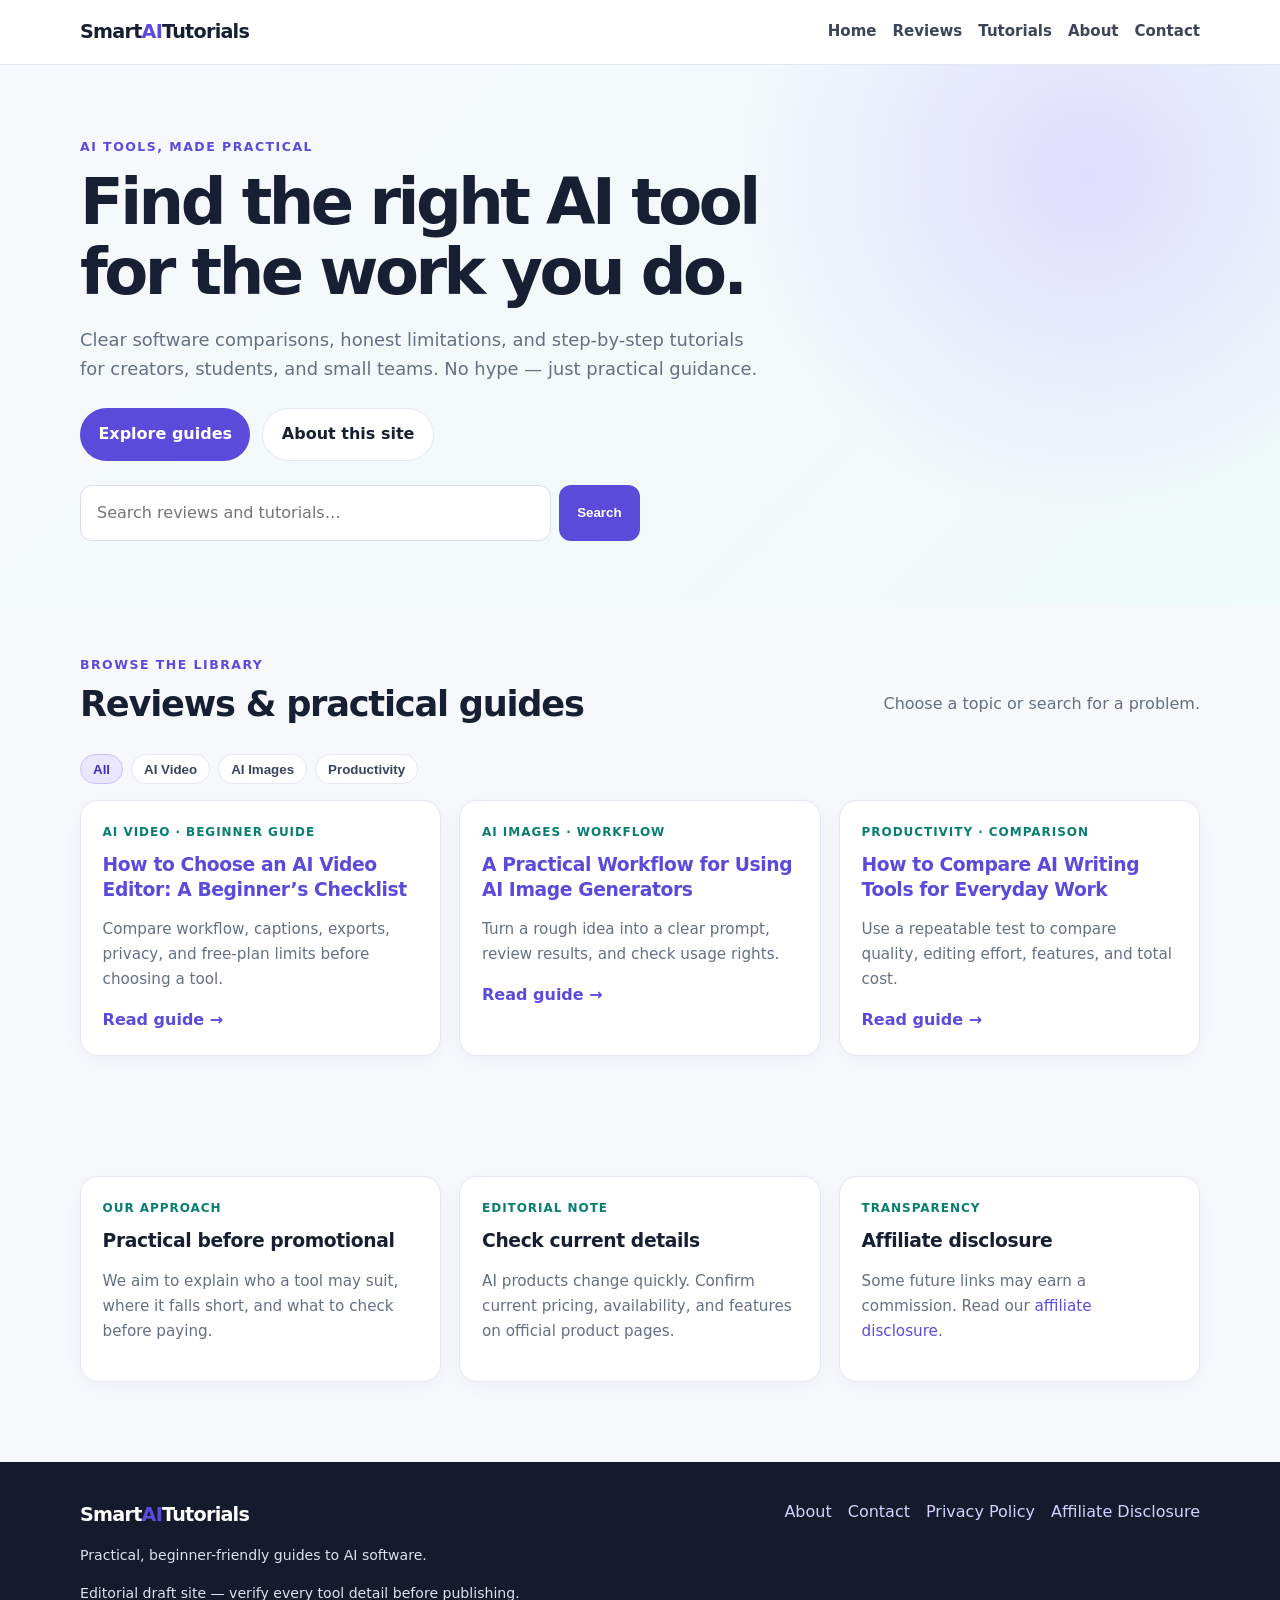
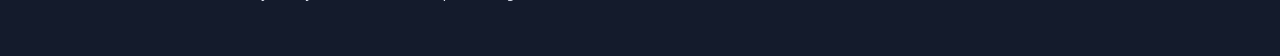
<file: index.html>
<!doctype html>
<html lang="en"><head><meta charset="utf-8"><meta name="viewport" content="width=device-width,initial-scale=1">
<title>SmartAITutorials | AI Software Reviews & Tutorials</title>
<meta name="description" content="Beginner-friendly AI software reviews, comparisons, and practical tutorials to help you choose tools with confidence.">
<meta name="theme-color" content="#f7f8fc"><link rel="stylesheet" href="styles.css"></head>
<body><a class="skip" href="#main">Skip to content</a><header><div class="wrap nav"><a class="logo" href="index.html">Smart<span>AI</span>Tutorials</a>
<nav aria-label="Main navigation">
<a href="index.html">Home</a><a href="index.html#reviews">Reviews</a><a href="index.html#tutorials">Tutorials</a><a href="about.html">About</a><a href="contact.html">Contact</a>
</nav></div></header>
<main id="main">
<section class="hero"><div class="wrap"><div class="eyebrow">AI tools, made practical</div><h1>Find the right AI tool for the work you do.</h1><p>Clear software comparisons, honest limitations, and step-by-step tutorials for creators, students, and small teams. No hype — just practical guidance.</p>
<div class="actions"><a class="btn" href="#reviews">Explore guides</a><a class="btn secondary" href="about.html">About this site</a></div>
<form class="searchbar" data-search-form role="search"><input id="site-search" type="search" placeholder="Search reviews and tutorials…" aria-label="Search articles"><button class="btn" type="submit">Search</button></form><p id="search-status" class="small muted" aria-live="polite"></p></div></section>
<section class="section" id="reviews"><div class="wrap"><div class="section-head"><div><div class="eyebrow">Browse the library</div><h2>Reviews & practical guides</h2></div><p class="muted">Choose a topic or search for a problem.</p></div>
<div class="pill-row" aria-label="Filter articles"><button class="pill active" data-filter="All">All</button><button class="pill" data-filter="Video">AI Video</button><button class="pill" data-filter="Image">AI Images</button><button class="pill" data-filter="Productivity">Productivity</button></div>
<div class="grid">
<article class="card" data-article-card data-category="Video"><div class="tag">AI Video · Beginner guide</div><h3><a href="articles/choosing-ai-video-editor.html">How to Choose an AI Video Editor: A Beginner’s Checklist</a></h3><p>Compare workflow, captions, exports, privacy, and free-plan limits before choosing a tool.</p><a class="card-link" href="articles/choosing-ai-video-editor.html">Read guide →</a></article>
<article class="card" data-article-card data-category="Image"><div class="tag">AI Images · Workflow</div><h3><a href="articles/ai-image-generator-workflow.html">A Practical Workflow for Using AI Image Generators</a></h3><p>Turn a rough idea into a clear prompt, review results, and check usage rights.</p><a class="card-link" href="articles/ai-image-generator-workflow.html">Read guide →</a></article>
<article class="card" data-article-card data-category="Productivity"><div class="tag">Productivity · Comparison</div><h3><a href="articles/compare-ai-writing-tools.html">How to Compare AI Writing Tools for Everyday Work</a></h3><p>Use a repeatable test to compare quality, editing effort, features, and total cost.</p><a class="card-link" href="articles/compare-ai-writing-tools.html">Read guide →</a></article>
</div></div></section>  <div style="text-align:center;margin:24px 0;">
<script>
  atOptions = {
    'key' : '77057a32885364daf17ccfb2faec4981',
    'format' : 'iframe',
    'height' : 50,
    'width' : 320,
    'params' : {}
  };
</script>
<script src="https://www.highrevenueformat.com/77057a32885364daf17ccfb2faec4981/invoke.js"></script>
</div>
<section class="section" id="tutorials"><div class="wrap"><div class="grid">
<div class="card"><div class="tag">Our approach</div><h3>Practical before promotional</h3><p>We aim to explain who a tool may suit, where it falls short, and what to check before paying.</p></div>
<div class="card"><div class="tag">Editorial note</div><h3>Check current details</h3><p>AI products change quickly. Confirm current pricing, availability, and features on official product pages.</p></div>
<div class="card"><div class="tag">Transparency</div><h3>Affiliate disclosure</h3><p>Some future links may earn a commission. Read our <a href="affiliate-disclosure.html">affiliate disclosure</a>.</p></div>
</div></div></section>
</main><footer><div class="wrap foot"><div><a class="logo" href="index.html" style="color:#fff">Smart<span>AI</span>Tutorials</a><p class="small">Practical, beginner-friendly guides to AI software.</p><p class="small">Editorial draft site — verify every tool detail before publishing.</p></div><div class="footer-links"><a href="about.html">About</a><a href="contact.html">Contact</a><a href="privacy.html">Privacy Policy</a><a href="affiliate-disclosure.html">Affiliate Disclosure</a></div></div></footer><script src="script.js"></script></body></html>
</file>
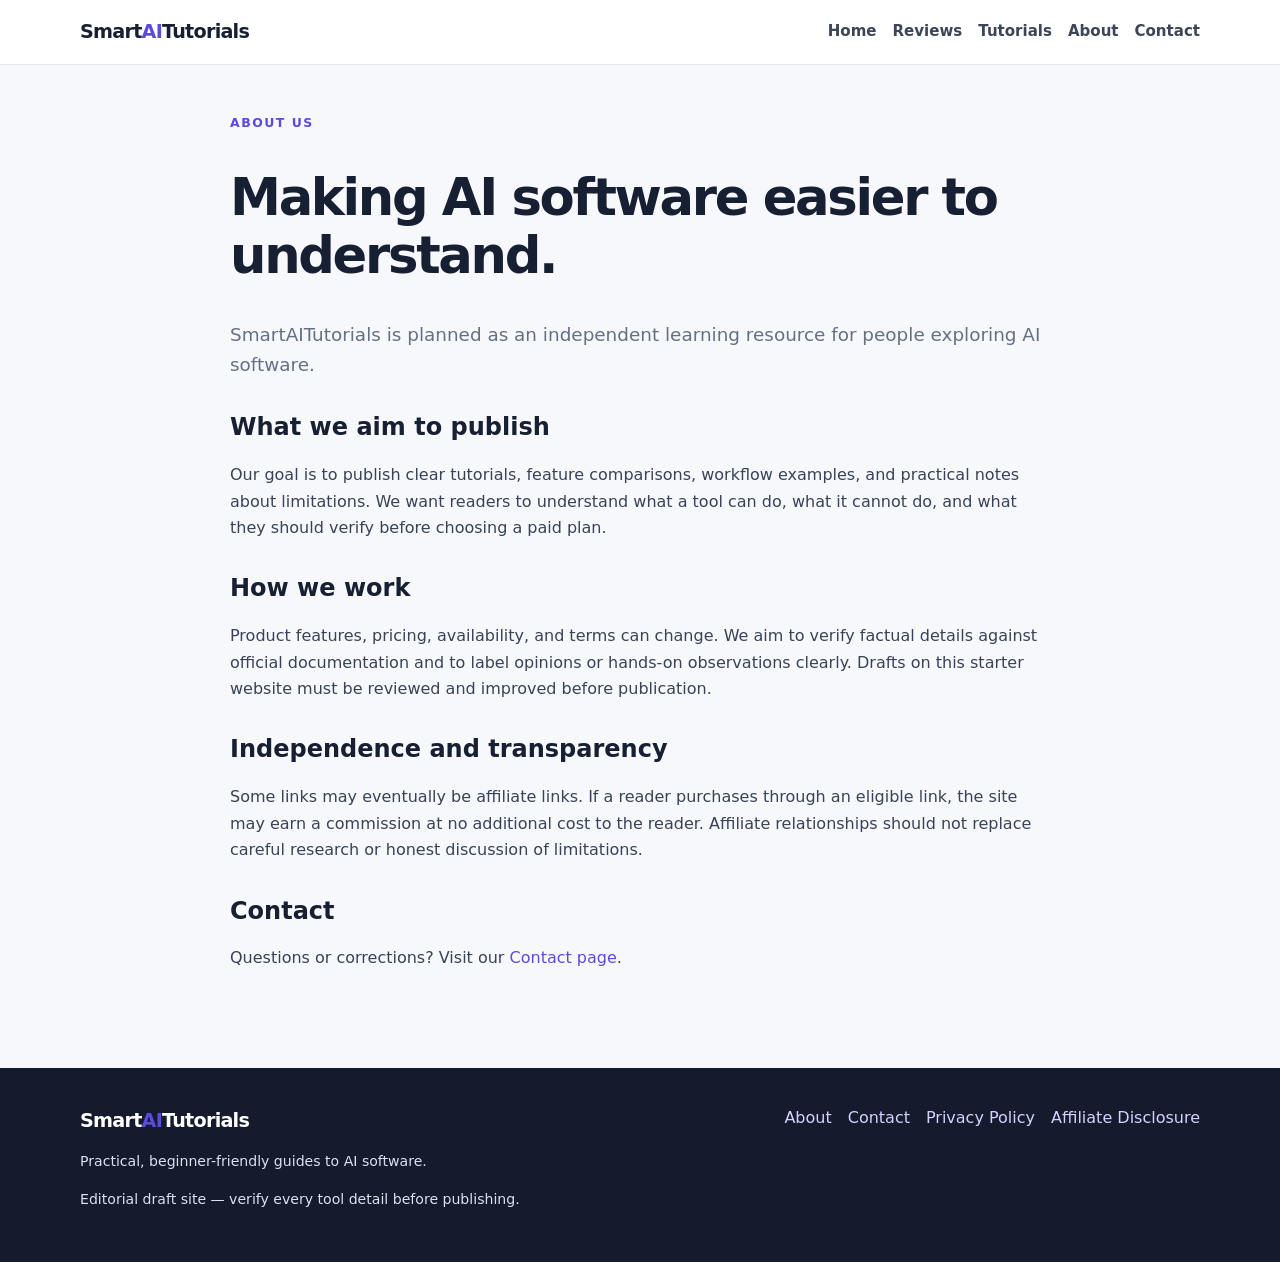
<file: about.html>
<!doctype html><html lang="en"><head><meta charset="utf-8"><meta name="viewport" content="width=device-width,initial-scale=1"><title>About Us | SmartAITutorials</title><meta name="description" content="Learn about SmartAITutorials and our approach to practical AI software guides."><link rel="stylesheet" href="styles.css"></head><body><header><div class="wrap nav"><a class="logo" href="index.html">Smart<span>AI</span>Tutorials</a>
<nav aria-label="Main navigation">
<a href="index.html">Home</a><a href="index.html#reviews">Reviews</a><a href="index.html#tutorials">Tutorials</a><a href="about.html">About</a><a href="contact.html">Contact</a>
</nav></div></header><main class="wrap content"><div class="eyebrow">About us</div><h1>Making AI software easier to understand.</h1><p class="intro">SmartAITutorials is planned as an independent learning resource for people exploring AI software.</p><h2>What we aim to publish</h2><p>Our goal is to publish clear tutorials, feature comparisons, workflow examples, and practical notes about limitations. We want readers to understand what a tool can do, what it cannot do, and what they should verify before choosing a paid plan.</p><h2>How we work</h2><p>Product features, pricing, availability, and terms can change. We aim to verify factual details against official documentation and to label opinions or hands-on observations clearly. Drafts on this starter website must be reviewed and improved before publication.</p><h2>Independence and transparency</h2><p>Some links may eventually be affiliate links. If a reader purchases through an eligible link, the site may earn a commission at no additional cost to the reader. Affiliate relationships should not replace careful research or honest discussion of limitations.</p><h2>Contact</h2><p>Questions or corrections? Visit our <a href="contact.html">Contact page</a>.</p></main><footer><div class="wrap foot"><div><a class="logo" href="index.html" style="color:#fff">Smart<span>AI</span>Tutorials</a><p class="small">Practical, beginner-friendly guides to AI software.</p><p class="small">Editorial draft site — verify every tool detail before publishing.</p></div><div class="footer-links"><a href="about.html">About</a><a href="contact.html">Contact</a><a href="privacy.html">Privacy Policy</a><a href="affiliate-disclosure.html">Affiliate Disclosure</a></div></div></footer></body></html>
</file>
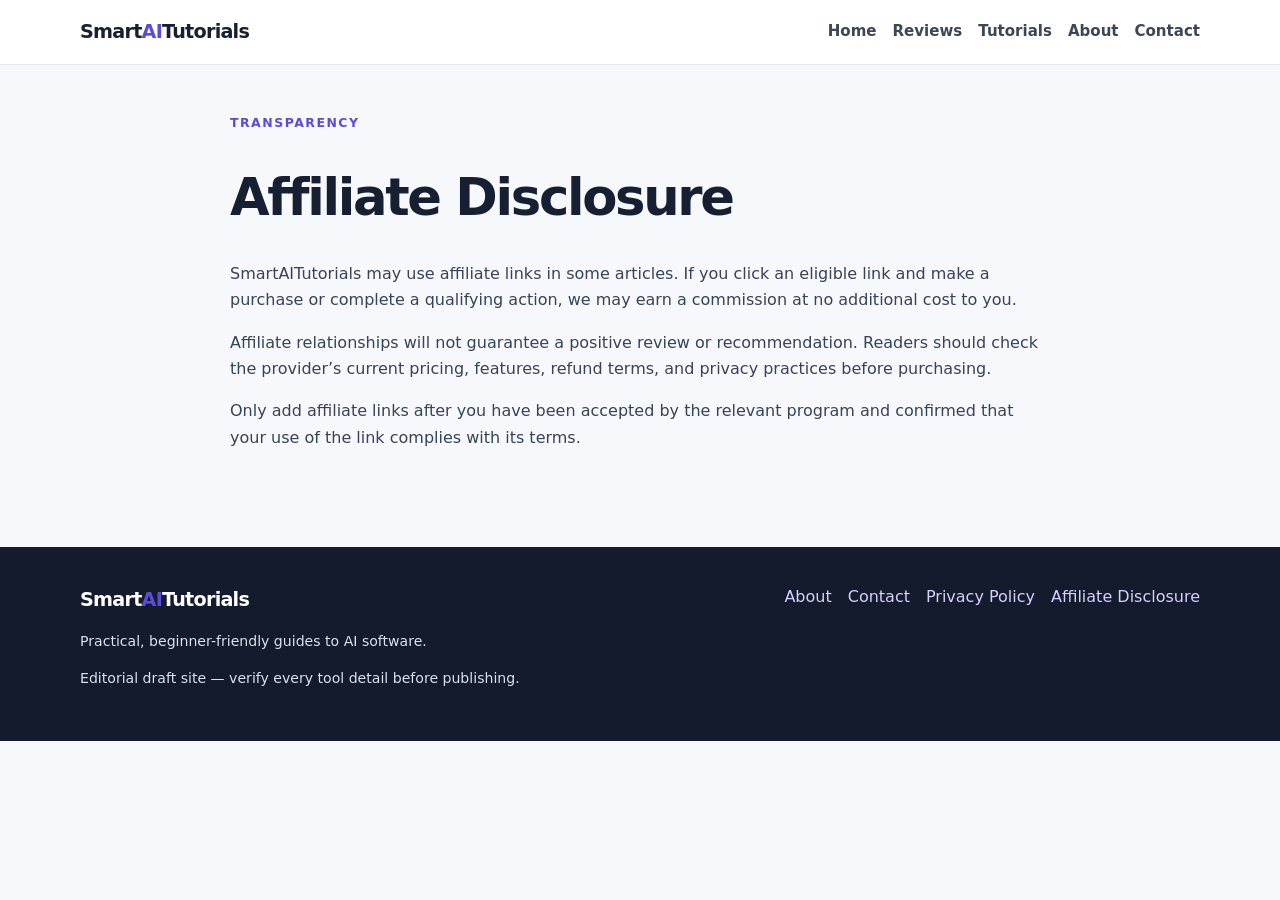
<file: affiliate-disclosure.html>
<!doctype html><html lang="en"><head><meta charset="utf-8"><meta name="viewport" content="width=device-width,initial-scale=1"><title>Affiliate Disclosure | SmartAITutorials</title><meta name="description" content="How affiliate links may be used on SmartAITutorials."><link rel="stylesheet" href="styles.css"></head><body><header><div class="wrap nav"><a class="logo" href="index.html">Smart<span>AI</span>Tutorials</a>
<nav aria-label="Main navigation">
<a href="index.html">Home</a><a href="index.html#reviews">Reviews</a><a href="index.html#tutorials">Tutorials</a><a href="about.html">About</a><a href="contact.html">Contact</a>
</nav></div></header><main class="wrap content"><div class="eyebrow">Transparency</div><h1>Affiliate Disclosure</h1><p>SmartAITutorials may use affiliate links in some articles. If you click an eligible link and make a purchase or complete a qualifying action, we may earn a commission at no additional cost to you.</p><p>Affiliate relationships will not guarantee a positive review or recommendation. Readers should check the provider’s current pricing, features, refund terms, and privacy practices before purchasing.</p><p>Only add affiliate links after you have been accepted by the relevant program and confirmed that your use of the link complies with its terms.</p></main><footer><div class="wrap foot"><div><a class="logo" href="index.html" style="color:#fff">Smart<span>AI</span>Tutorials</a><p class="small">Practical, beginner-friendly guides to AI software.</p><p class="small">Editorial draft site — verify every tool detail before publishing.</p></div><div class="footer-links"><a href="about.html">About</a><a href="contact.html">Contact</a><a href="privacy.html">Privacy Policy</a><a href="affiliate-disclosure.html">Affiliate Disclosure</a></div></div></footer></body></html>
</file>
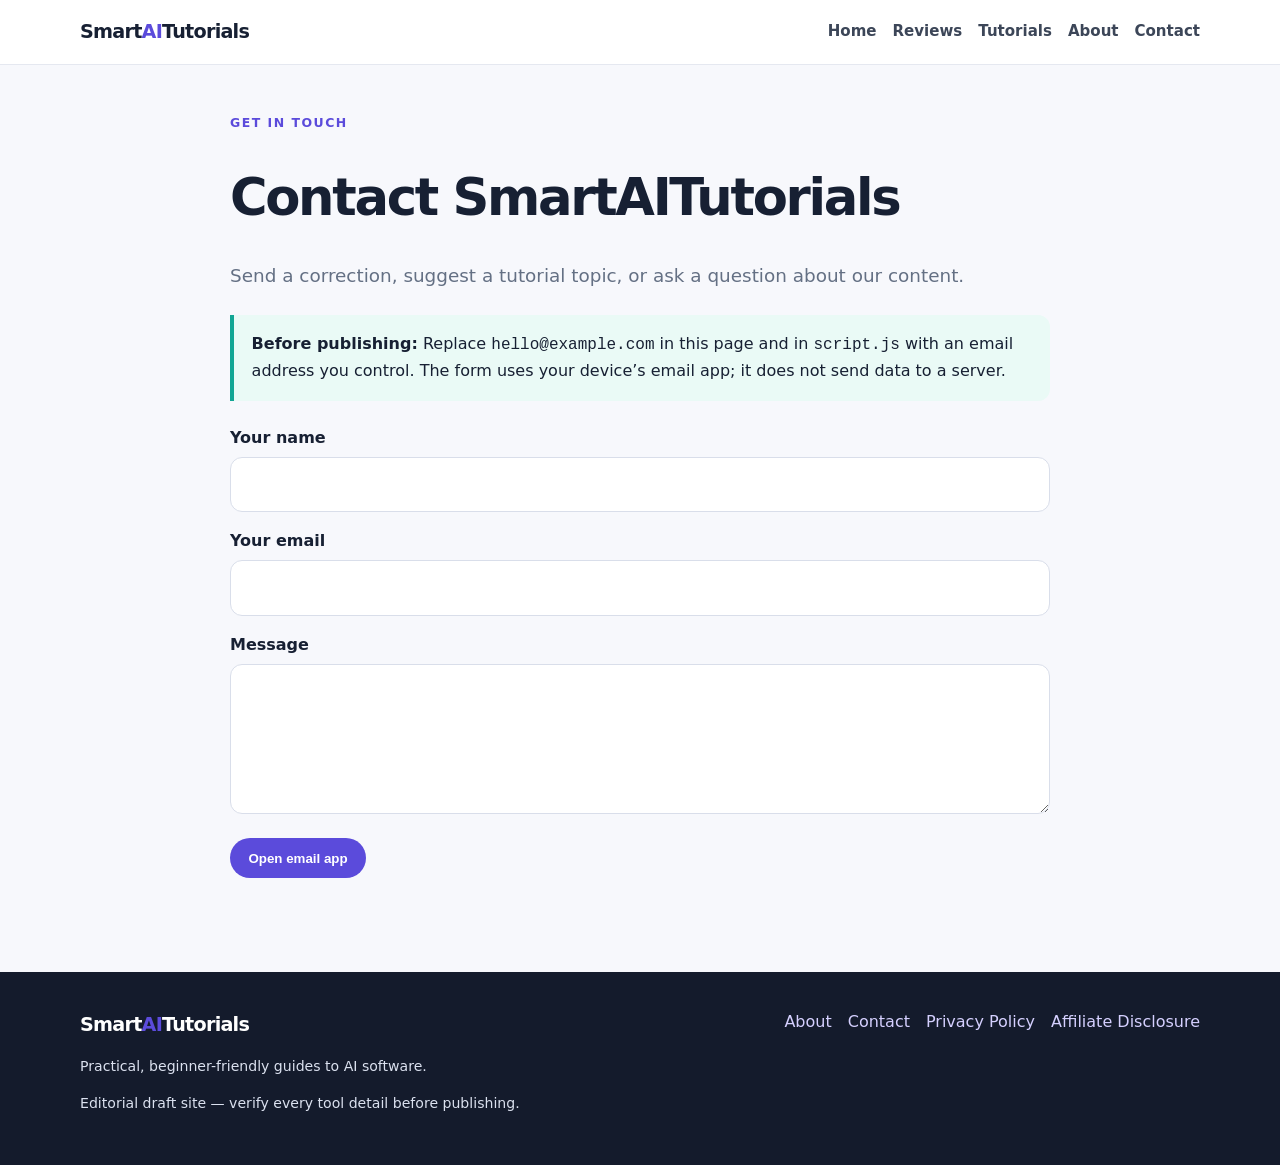
<file: contact.html>
<!doctype html><html lang="en"><head><meta charset="utf-8"><meta name="viewport" content="width=device-width,initial-scale=1"><title>Contact | SmartAITutorials</title><meta name="description" content="Contact SmartAITutorials with questions, corrections, or collaboration enquiries."><link rel="stylesheet" href="styles.css"></head><body><header><div class="wrap nav"><a class="logo" href="index.html">Smart<span>AI</span>Tutorials</a>
<nav aria-label="Main navigation">
<a href="index.html">Home</a><a href="index.html#reviews">Reviews</a><a href="index.html#tutorials">Tutorials</a><a href="about.html">About</a><a href="contact.html">Contact</a>
</nav></div></header><main class="wrap content"><div class="eyebrow">Get in touch</div><h1>Contact SmartAITutorials</h1><p class="intro">Send a correction, suggest a tutorial topic, or ask a question about our content.</p><div class="notice"><strong>Before publishing:</strong> Replace <code>hello@example.com</code> in this page and in <code>script.js</code> with an email address you control. The form uses your device’s email app; it does not send data to a server.</div><form id="contact-form"><div class="field"><label for="name">Your name</label><input id="name" required autocomplete="name"></div><div class="field"><label for="email">Your email</label><input id="email" type="email" required autocomplete="email"></div><div class="field"><label for="message">Message</label><textarea id="message" required></textarea></div><button class="btn" type="submit">Open email app</button><p id="form-note" class="small muted" aria-live="polite"></p></form></main><footer><div class="wrap foot"><div><a class="logo" href="index.html" style="color:#fff">Smart<span>AI</span>Tutorials</a><p class="small">Practical, beginner-friendly guides to AI software.</p><p class="small">Editorial draft site — verify every tool detail before publishing.</p></div><div class="footer-links"><a href="about.html">About</a><a href="contact.html">Contact</a><a href="privacy.html">Privacy Policy</a><a href="affiliate-disclosure.html">Affiliate Disclosure</a></div></div></footer><script src="script.js"></script></body></html>
</file>
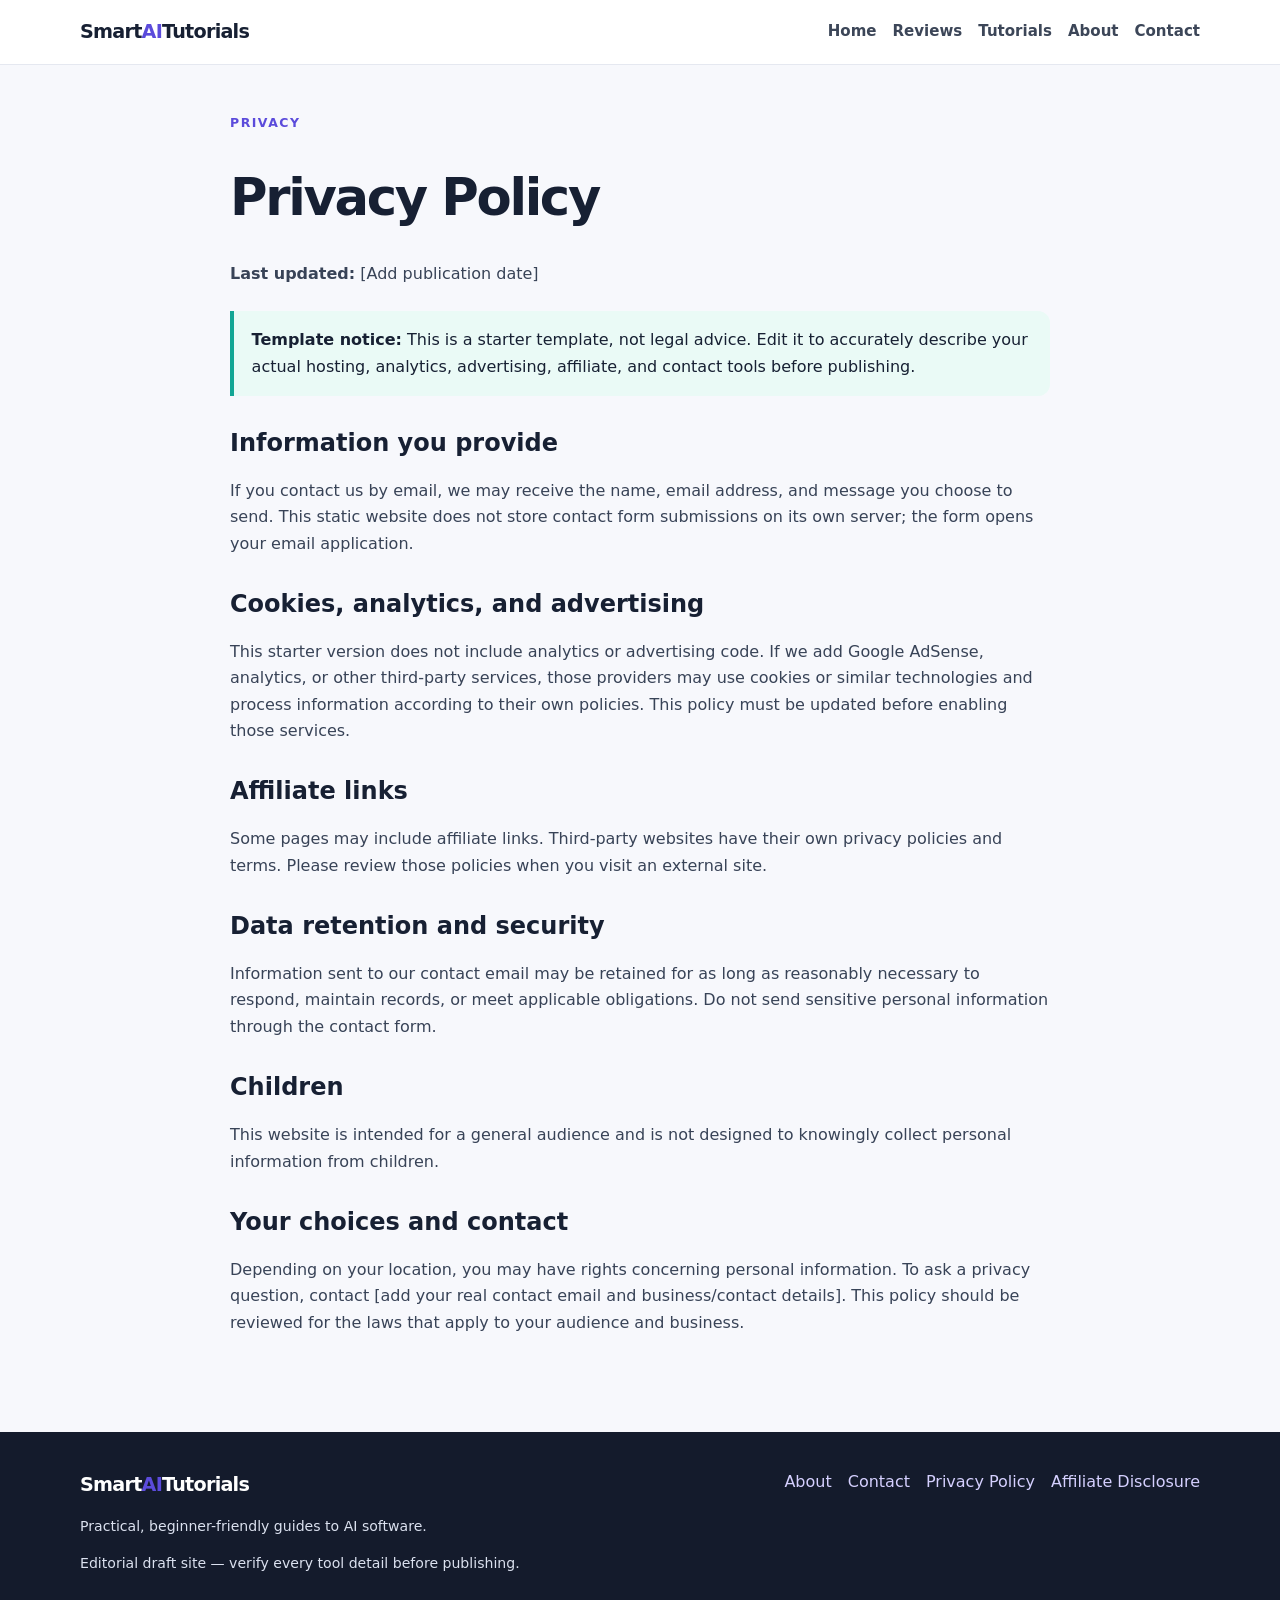
<file: privacy.html>
<!doctype html><html lang="en"><head><meta charset="utf-8"><meta name="viewport" content="width=device-width,initial-scale=1"><title>Privacy Policy | SmartAITutorials</title><meta name="description" content="Privacy policy template for SmartAITutorials."><link rel="stylesheet" href="styles.css"></head><body><header><div class="wrap nav"><a class="logo" href="index.html">Smart<span>AI</span>Tutorials</a>
<nav aria-label="Main navigation">
<a href="index.html">Home</a><a href="index.html#reviews">Reviews</a><a href="index.html#tutorials">Tutorials</a><a href="about.html">About</a><a href="contact.html">Contact</a>
</nav></div></header><main class="wrap content"><div class="eyebrow">Privacy</div><h1>Privacy Policy</h1><p><strong>Last updated:</strong> [Add publication date]</p><div class="notice"><strong>Template notice:</strong> This is a starter template, not legal advice. Edit it to accurately describe your actual hosting, analytics, advertising, affiliate, and contact tools before publishing.</div><h2>Information you provide</h2><p>If you contact us by email, we may receive the name, email address, and message you choose to send. This static website does not store contact form submissions on its own server; the form opens your email application.</p><h2>Cookies, analytics, and advertising</h2><p>This starter version does not include analytics or advertising code. If we add Google AdSense, analytics, or other third-party services, those providers may use cookies or similar technologies and process information according to their own policies. This policy must be updated before enabling those services.</p><h2>Affiliate links</h2><p>Some pages may include affiliate links. Third-party websites have their own privacy policies and terms. Please review those policies when you visit an external site.</p><h2>Data retention and security</h2><p>Information sent to our contact email may be retained for as long as reasonably necessary to respond, maintain records, or meet applicable obligations. Do not send sensitive personal information through the contact form.</p><h2>Children</h2><p>This website is intended for a general audience and is not designed to knowingly collect personal information from children.</p><h2>Your choices and contact</h2><p>Depending on your location, you may have rights concerning personal information. To ask a privacy question, contact [add your real contact email and business/contact details]. This policy should be reviewed for the laws that apply to your audience and business.</p></main><footer><div class="wrap foot"><div><a class="logo" href="index.html" style="color:#fff">Smart<span>AI</span>Tutorials</a><p class="small">Practical, beginner-friendly guides to AI software.</p><p class="small">Editorial draft site — verify every tool detail before publishing.</p></div><div class="footer-links"><a href="about.html">About</a><a href="contact.html">Contact</a><a href="privacy.html">Privacy Policy</a><a href="affiliate-disclosure.html">Affiliate Disclosure</a></div></div></footer></body></html>
</file>
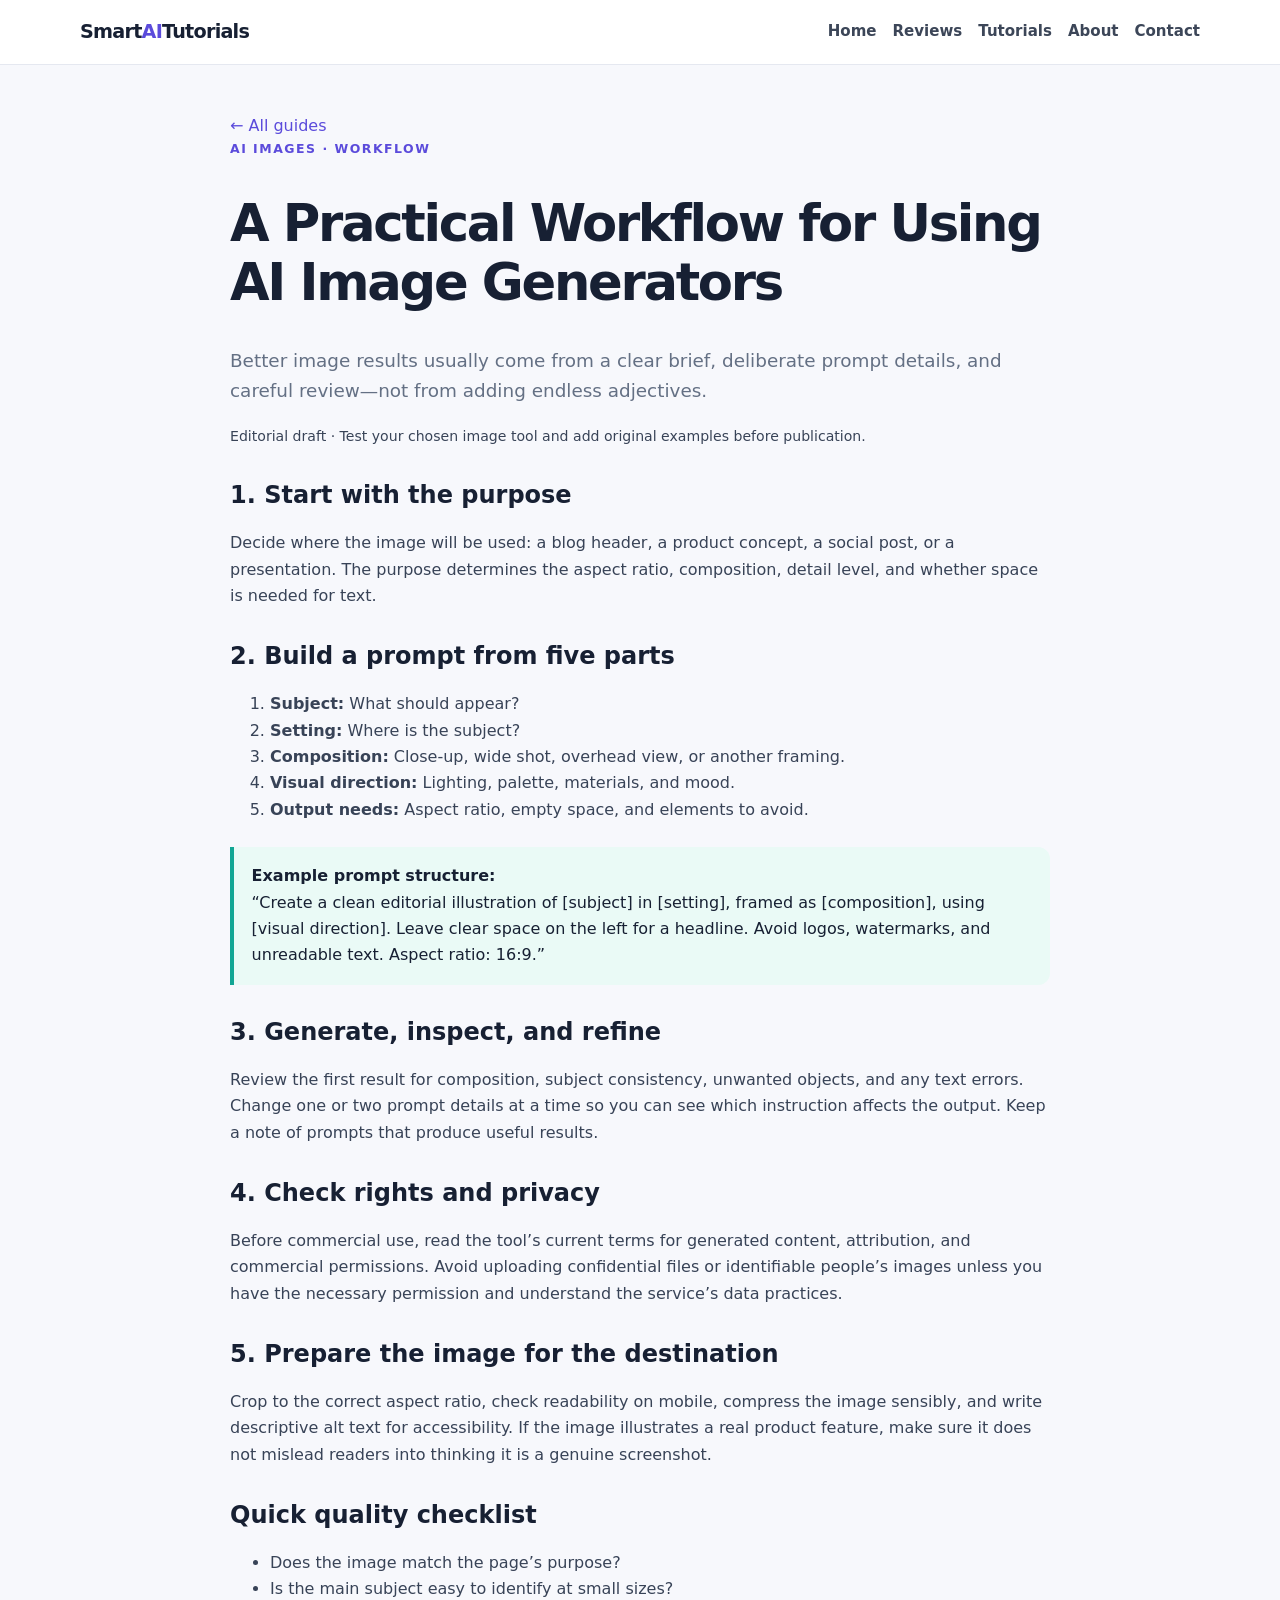
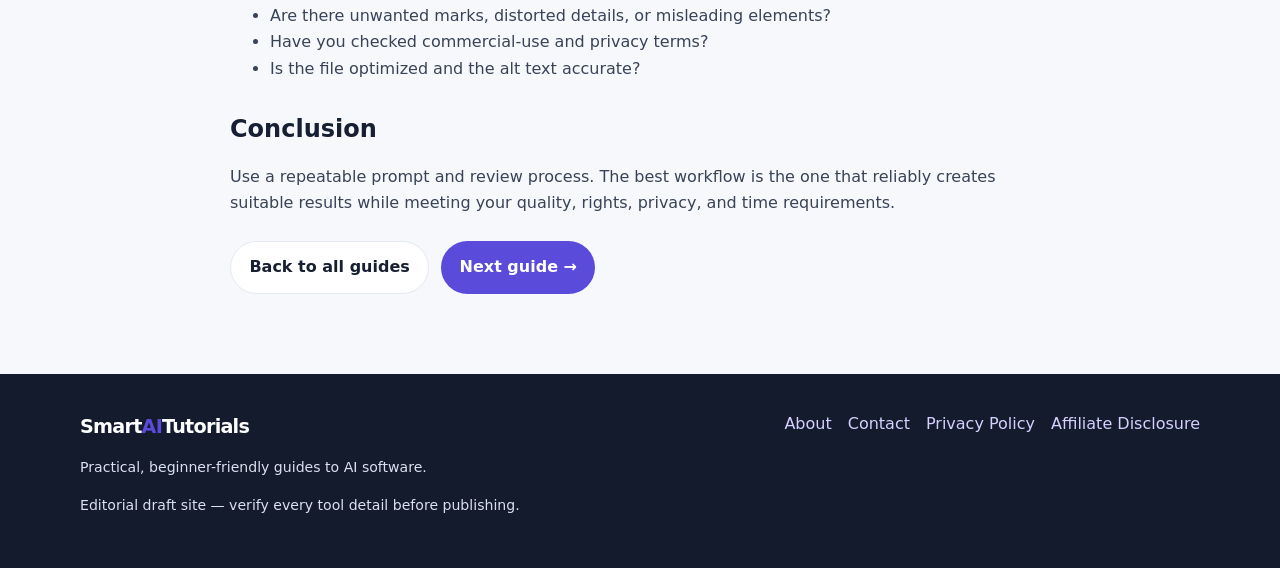
<file: articles/ai-image-generator-workflow.html>
<!doctype html><html lang="en"><head><meta charset="utf-8"><meta name="viewport" content="width=device-width,initial-scale=1"><title>A Practical AI Image Generator Workflow | SmartAITutorials</title><meta name="description" content="Learn a repeatable workflow for prompting, reviewing, and safely using AI-generated images."><link rel="stylesheet" href="../styles.css"></head><body><header><div class="wrap nav"><a class="logo" href="index.html">Smart<span>AI</span>Tutorials</a>
<nav aria-label="Main navigation">
<a href="index.html">Home</a><a href="index.html#reviews">Reviews</a><a href="index.html#tutorials">Tutorials</a><a href="about.html">About</a><a href="contact.html">Contact</a>
</nav></div></header><main class="wrap content"><a href="../index.html#reviews">← All guides</a><div class="eyebrow">AI Images · Workflow</div><h1>A Practical Workflow for Using AI Image Generators</h1><p class="intro">Better image results usually come from a clear brief, deliberate prompt details, and careful review—not from adding endless adjectives.</p><p class="small muted">Editorial draft · Test your chosen image tool and add original examples before publication.</p><h2>1. Start with the purpose</h2><p>Decide where the image will be used: a blog header, a product concept, a social post, or a presentation. The purpose determines the aspect ratio, composition, detail level, and whether space is needed for text.</p><h2>2. Build a prompt from five parts</h2><ol><li><strong>Subject:</strong> What should appear?</li><li><strong>Setting:</strong> Where is the subject?</li><li><strong>Composition:</strong> Close-up, wide shot, overhead view, or another framing.</li><li><strong>Visual direction:</strong> Lighting, palette, materials, and mood.</li><li><strong>Output needs:</strong> Aspect ratio, empty space, and elements to avoid.</li></ol><div class="notice"><strong>Example prompt structure:</strong><br>“Create a clean editorial illustration of [subject] in [setting], framed as [composition], using [visual direction]. Leave clear space on the left for a headline. Avoid logos, watermarks, and unreadable text. Aspect ratio: 16:9.”</div><h2>3. Generate, inspect, and refine</h2><p>Review the first result for composition, subject consistency, unwanted objects, and any text errors. Change one or two prompt details at a time so you can see which instruction affects the output. Keep a note of prompts that produce useful results.</p><h2>4. Check rights and privacy</h2><p>Before commercial use, read the tool’s current terms for generated content, attribution, and commercial permissions. Avoid uploading confidential files or identifiable people’s images unless you have the necessary permission and understand the service’s data practices.</p><h2>5. Prepare the image for the destination</h2><p>Crop to the correct aspect ratio, check readability on mobile, compress the image sensibly, and write descriptive alt text for accessibility. If the image illustrates a real product feature, make sure it does not mislead readers into thinking it is a genuine screenshot.</p><h2>Quick quality checklist</h2><ul><li>Does the image match the page’s purpose?</li><li>Is the main subject easy to identify at small sizes?</li><li>Are there unwanted marks, distorted details, or misleading elements?</li><li>Have you checked commercial-use and privacy terms?</li><li>Is the file optimized and the alt text accurate?</li></ul><h2>Conclusion</h2><p>Use a repeatable prompt and review process. The best workflow is the one that reliably creates suitable results while meeting your quality, rights, privacy, and time requirements.</p><div class="actions"><a class="btn secondary" href="../index.html#reviews">Back to all guides</a><a class="btn" href="compare-ai-writing-tools.html">Next guide →</a></div></main><footer><div class="wrap foot"><div><a class="logo" href="index.html" style="color:#fff">Smart<span>AI</span>Tutorials</a><p class="small">Practical, beginner-friendly guides to AI software.</p><p class="small">Editorial draft site — verify every tool detail before publishing.</p></div><div class="footer-links"><a href="about.html">About</a><a href="contact.html">Contact</a><a href="privacy.html">Privacy Policy</a><a href="affiliate-disclosure.html">Affiliate Disclosure</a></div></div></footer></body></html>
</file>
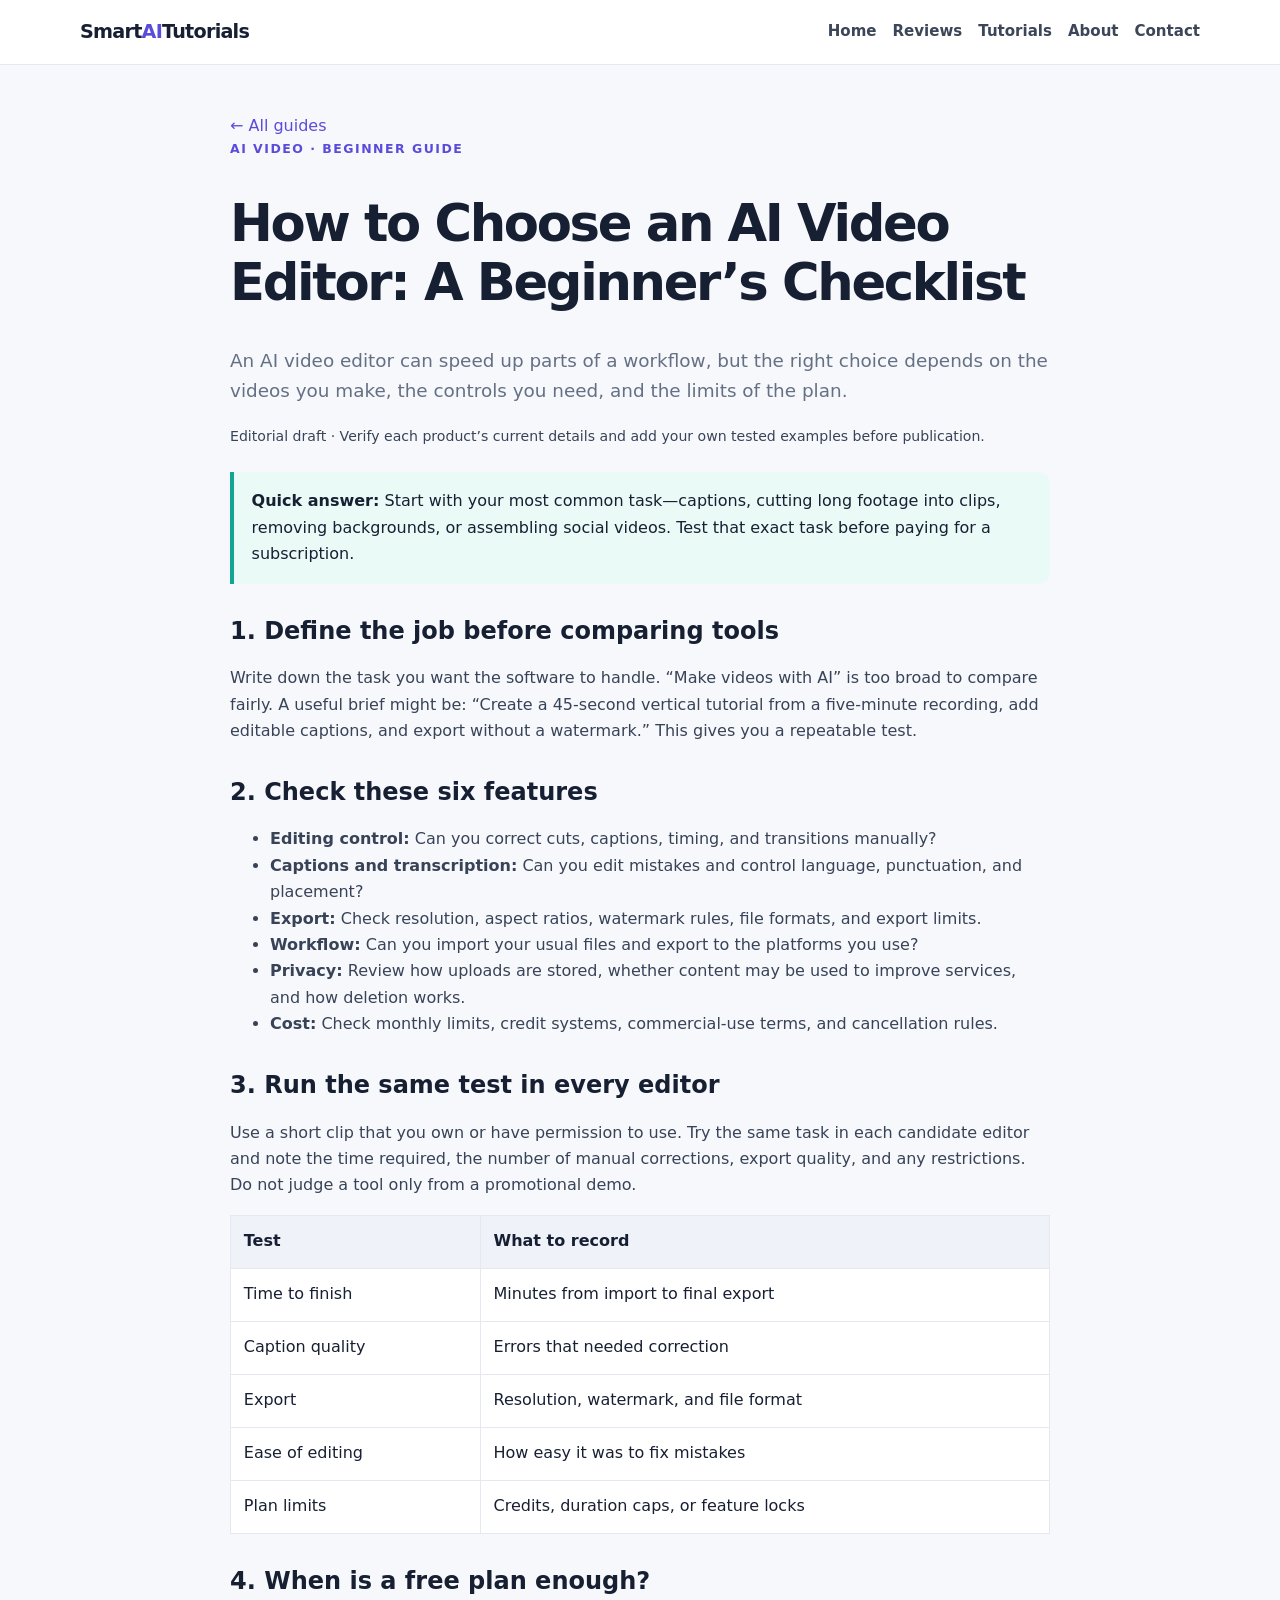
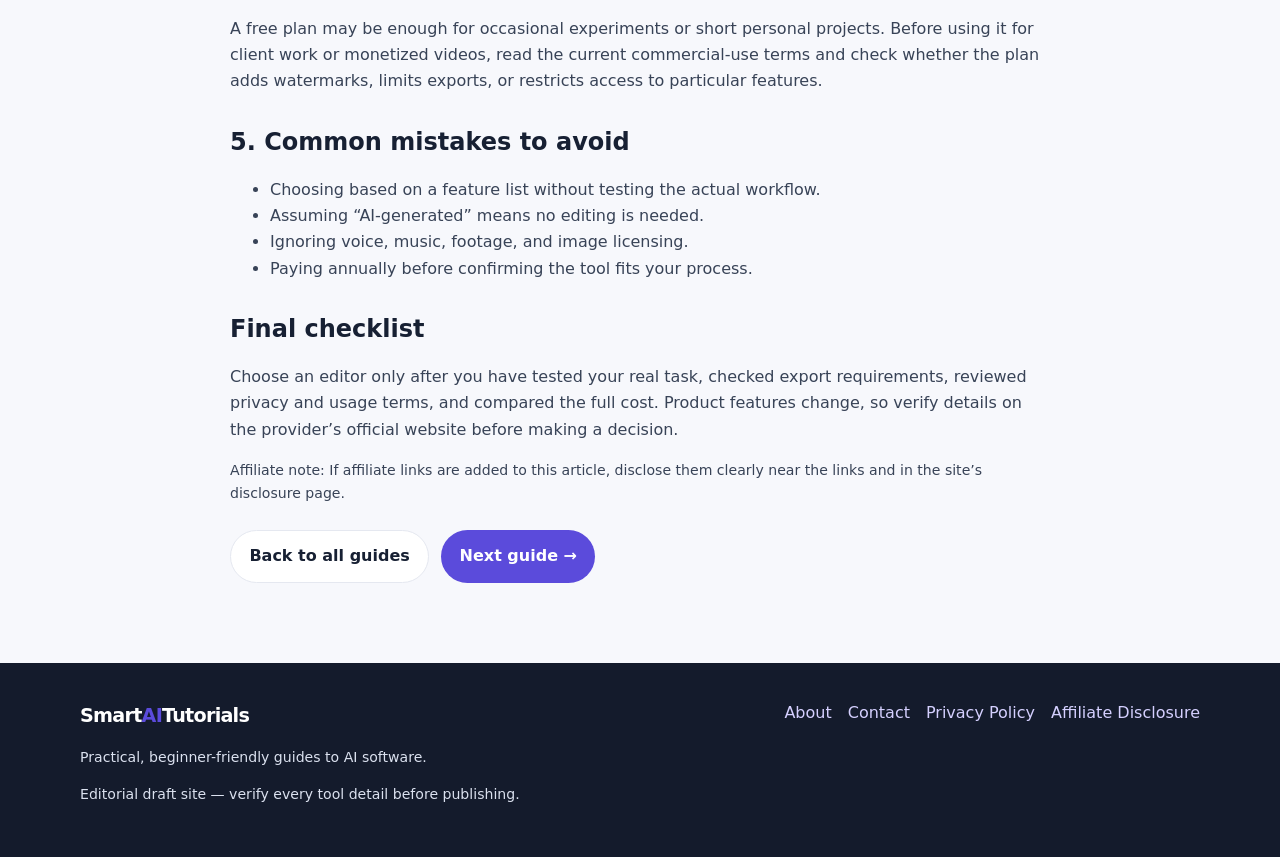
<file: articles/choosing-ai-video-editor.html>
<!doctype html><html lang="en"><head><meta charset="utf-8"><meta name="viewport" content="width=device-width,initial-scale=1"><title>How to Choose an AI Video Editor | SmartAITutorials</title><meta name="description" content="A practical checklist for comparing AI video editors, including captions, export limits, privacy, and workflow."><link rel="stylesheet" href="../styles.css"></head><body><header><div class="wrap nav"><a class="logo" href="index.html">Smart<span>AI</span>Tutorials</a>
<nav aria-label="Main navigation">
<a href="index.html">Home</a><a href="index.html#reviews">Reviews</a><a href="index.html#tutorials">Tutorials</a><a href="about.html">About</a><a href="contact.html">Contact</a>
</nav></div></header><main class="wrap content"><a href="../index.html#reviews">← All guides</a><div class="eyebrow">AI Video · Beginner guide</div><h1>How to Choose an AI Video Editor: A Beginner’s Checklist</h1><p class="intro">An AI video editor can speed up parts of a workflow, but the right choice depends on the videos you make, the controls you need, and the limits of the plan.</p><p class="small muted">Editorial draft · Verify each product’s current details and add your own tested examples before publication.</p><div class="notice"><strong>Quick answer:</strong> Start with your most common task—captions, cutting long footage into clips, removing backgrounds, or assembling social videos. Test that exact task before paying for a subscription.</div><h2>1. Define the job before comparing tools</h2><p>Write down the task you want the software to handle. “Make videos with AI” is too broad to compare fairly. A useful brief might be: “Create a 45-second vertical tutorial from a five-minute recording, add editable captions, and export without a watermark.” This gives you a repeatable test.</p><h2>2. Check these six features</h2><ul><li><strong>Editing control:</strong> Can you correct cuts, captions, timing, and transitions manually?</li><li><strong>Captions and transcription:</strong> Can you edit mistakes and control language, punctuation, and placement?</li><li><strong>Export:</strong> Check resolution, aspect ratios, watermark rules, file formats, and export limits.</li><li><strong>Workflow:</strong> Can you import your usual files and export to the platforms you use?</li><li><strong>Privacy:</strong> Review how uploads are stored, whether content may be used to improve services, and how deletion works.</li><li><strong>Cost:</strong> Check monthly limits, credit systems, commercial-use terms, and cancellation rules.</li></ul><h2>3. Run the same test in every editor</h2><p>Use a short clip that you own or have permission to use. Try the same task in each candidate editor and note the time required, the number of manual corrections, export quality, and any restrictions. Do not judge a tool only from a promotional demo.</p><div class="table-wrap"><table><thead><tr><th>Test</th><th>What to record</th></tr></thead><tbody><tr><td>Time to finish</td><td>Minutes from import to final export</td></tr><tr><td>Caption quality</td><td>Errors that needed correction</td></tr><tr><td>Export</td><td>Resolution, watermark, and file format</td></tr><tr><td>Ease of editing</td><td>How easy it was to fix mistakes</td></tr><tr><td>Plan limits</td><td>Credits, duration caps, or feature locks</td></tr></tbody></table></div><h2>4. When is a free plan enough?</h2><p>A free plan may be enough for occasional experiments or short personal projects. Before using it for client work or monetized videos, read the current commercial-use terms and check whether the plan adds watermarks, limits exports, or restricts access to particular features.</p><h2>5. Common mistakes to avoid</h2><ul><li>Choosing based on a feature list without testing the actual workflow.</li><li>Assuming “AI-generated” means no editing is needed.</li><li>Ignoring voice, music, footage, and image licensing.</li><li>Paying annually before confirming the tool fits your process.</li></ul><h2>Final checklist</h2><p>Choose an editor only after you have tested your real task, checked export requirements, reviewed privacy and usage terms, and compared the full cost. Product features change, so verify details on the provider’s official website before making a decision.</p><p class="small muted">Affiliate note: If affiliate links are added to this article, disclose them clearly near the links and in the site’s disclosure page.</p><div class="actions"><a class="btn secondary" href="../index.html#reviews">Back to all guides</a><a class="btn" href="ai-image-generator-workflow.html">Next guide →</a></div></main><footer><div class="wrap foot"><div><a class="logo" href="index.html" style="color:#fff">Smart<span>AI</span>Tutorials</a><p class="small">Practical, beginner-friendly guides to AI software.</p><p class="small">Editorial draft site — verify every tool detail before publishing.</p></div><div class="footer-links"><a href="about.html">About</a><a href="contact.html">Contact</a><a href="privacy.html">Privacy Policy</a><a href="affiliate-disclosure.html">Affiliate Disclosure</a></div></div></footer></body></html>
</file>
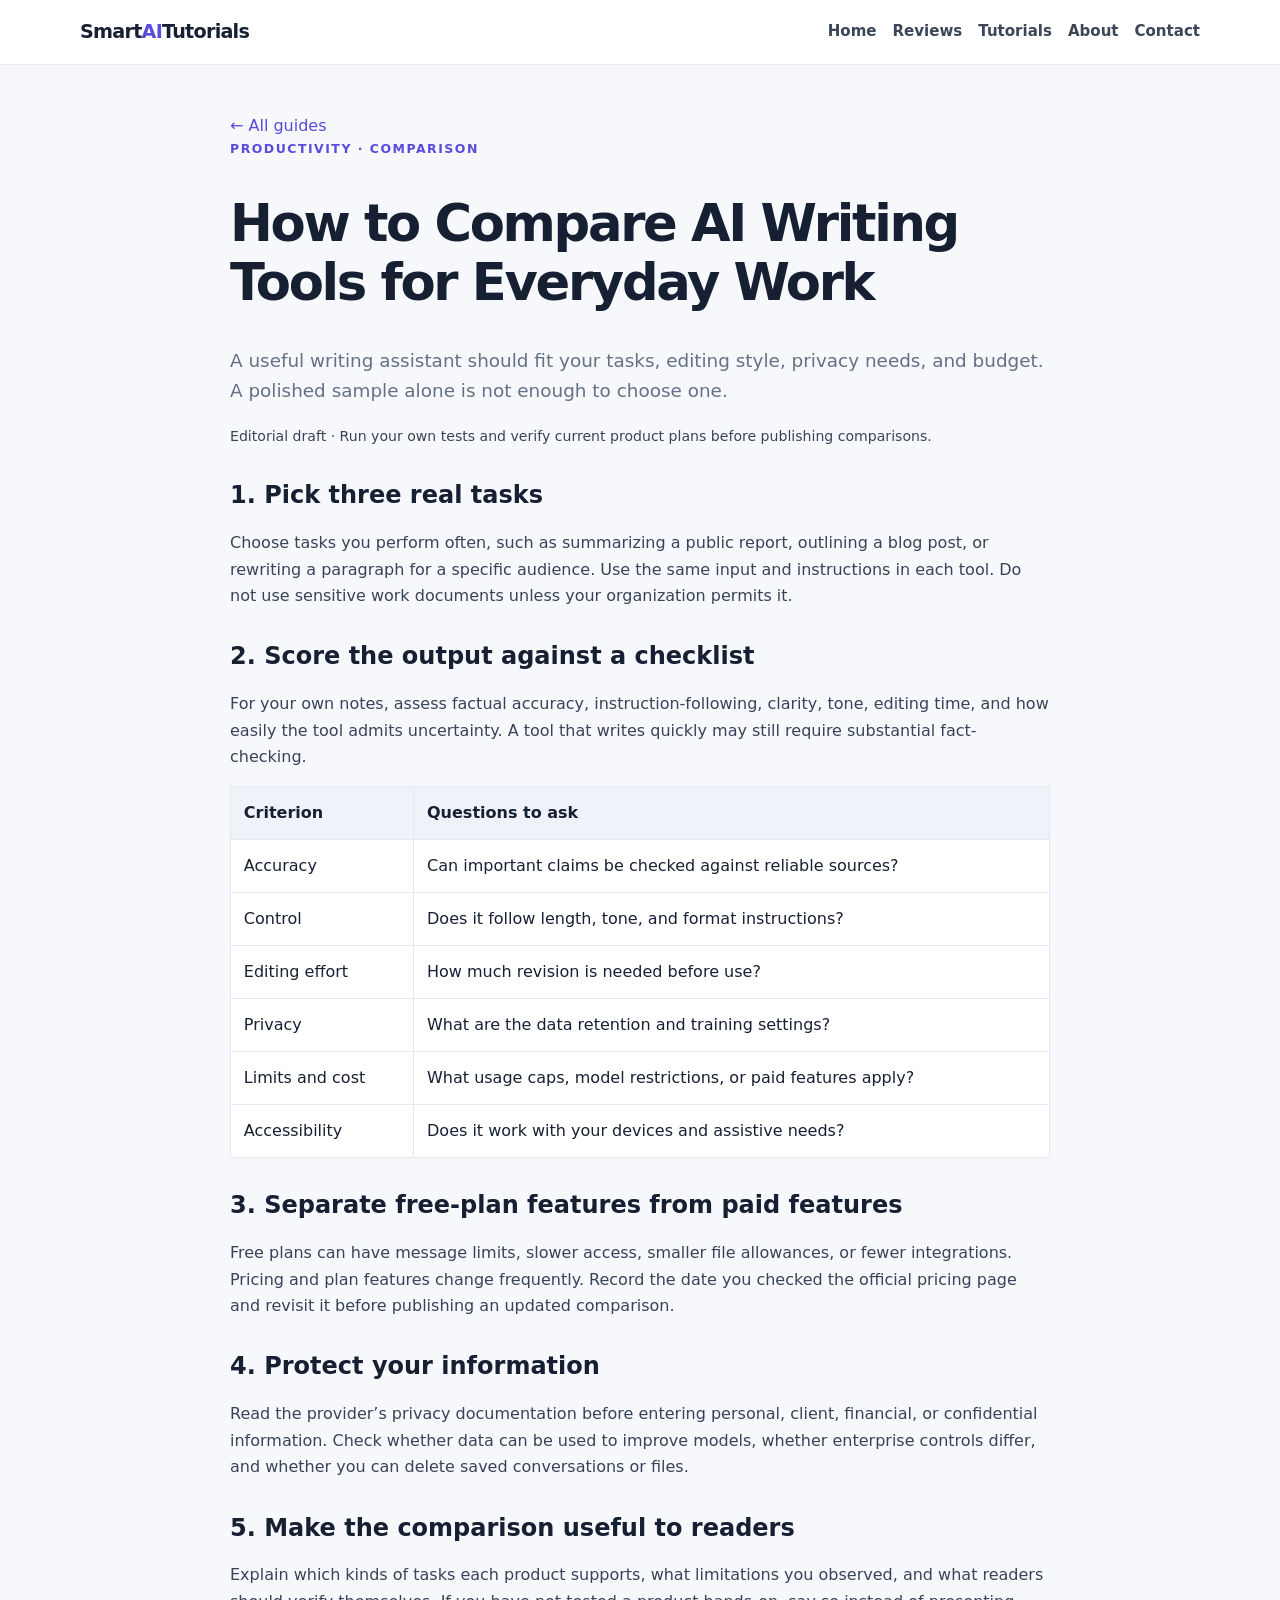
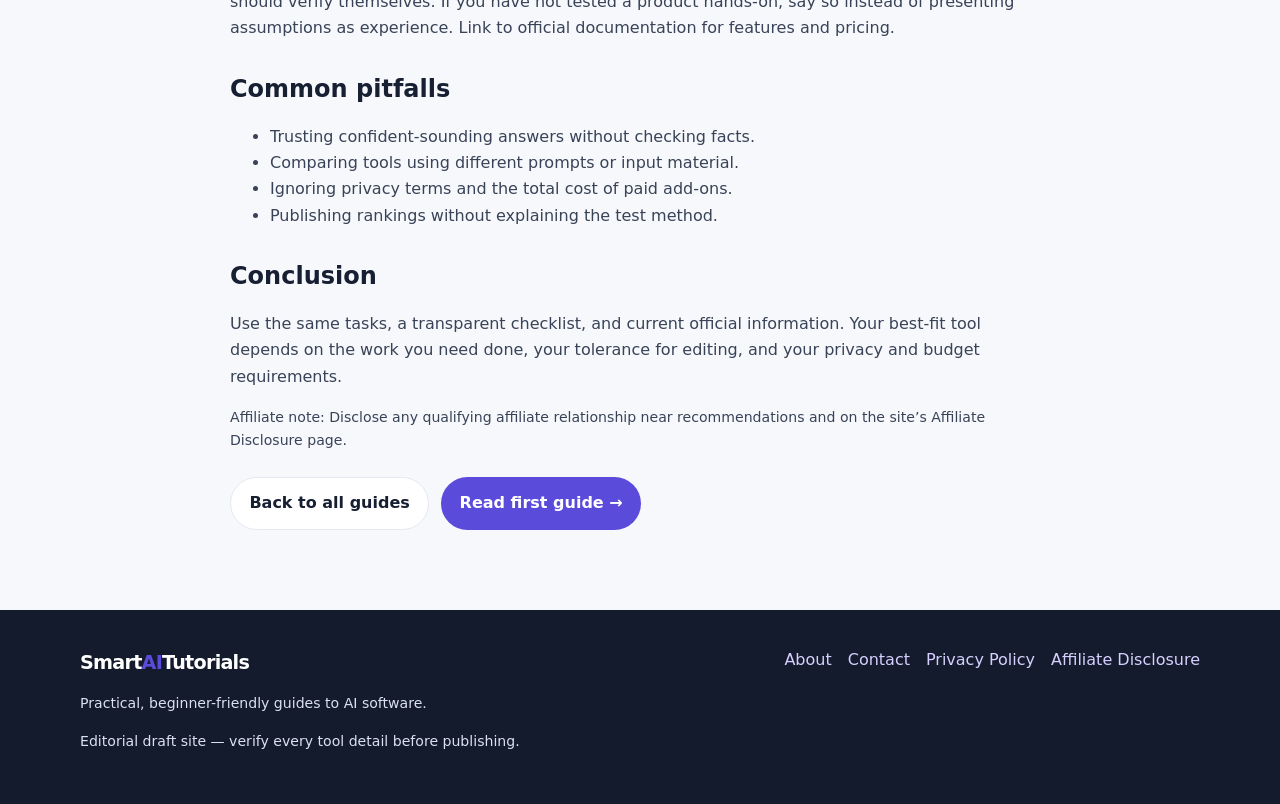
<file: articles/compare-ai-writing-tools.html>
<!doctype html><html lang="en"><head><meta charset="utf-8"><meta name="viewport" content="width=device-width,initial-scale=1"><title>How to Compare AI Writing Tools | SmartAITutorials</title><meta name="description" content="A fair, repeatable framework for comparing AI writing assistants for everyday tasks."><link rel="stylesheet" href="../styles.css"></head><body><header><div class="wrap nav"><a class="logo" href="index.html">Smart<span>AI</span>Tutorials</a>
<nav aria-label="Main navigation">
<a href="index.html">Home</a><a href="index.html#reviews">Reviews</a><a href="index.html#tutorials">Tutorials</a><a href="about.html">About</a><a href="contact.html">Contact</a>
</nav></div></header><main class="wrap content"><a href="../index.html#reviews">← All guides</a><div class="eyebrow">Productivity · Comparison</div><h1>How to Compare AI Writing Tools for Everyday Work</h1><p class="intro">A useful writing assistant should fit your tasks, editing style, privacy needs, and budget. A polished sample alone is not enough to choose one.</p><p class="small muted">Editorial draft · Run your own tests and verify current product plans before publishing comparisons.</p><h2>1. Pick three real tasks</h2><p>Choose tasks you perform often, such as summarizing a public report, outlining a blog post, or rewriting a paragraph for a specific audience. Use the same input and instructions in each tool. Do not use sensitive work documents unless your organization permits it.</p><h2>2. Score the output against a checklist</h2><p>For your own notes, assess factual accuracy, instruction-following, clarity, tone, editing time, and how easily the tool admits uncertainty. A tool that writes quickly may still require substantial fact-checking.</p><div class="table-wrap"><table><thead><tr><th>Criterion</th><th>Questions to ask</th></tr></thead><tbody><tr><td>Accuracy</td><td>Can important claims be checked against reliable sources?</td></tr><tr><td>Control</td><td>Does it follow length, tone, and format instructions?</td></tr><tr><td>Editing effort</td><td>How much revision is needed before use?</td></tr><tr><td>Privacy</td><td>What are the data retention and training settings?</td></tr><tr><td>Limits and cost</td><td>What usage caps, model restrictions, or paid features apply?</td></tr><tr><td>Accessibility</td><td>Does it work with your devices and assistive needs?</td></tr></tbody></table></div><h2>3. Separate free-plan features from paid features</h2><p>Free plans can have message limits, slower access, smaller file allowances, or fewer integrations. Pricing and plan features change frequently. Record the date you checked the official pricing page and revisit it before publishing an updated comparison.</p><h2>4. Protect your information</h2><p>Read the provider’s privacy documentation before entering personal, client, financial, or confidential information. Check whether data can be used to improve models, whether enterprise controls differ, and whether you can delete saved conversations or files.</p><h2>5. Make the comparison useful to readers</h2><p>Explain which kinds of tasks each product supports, what limitations you observed, and what readers should verify themselves. If you have not tested a product hands-on, say so instead of presenting assumptions as experience. Link to official documentation for features and pricing.</p><h2>Common pitfalls</h2><ul><li>Trusting confident-sounding answers without checking facts.</li><li>Comparing tools using different prompts or input material.</li><li>Ignoring privacy terms and the total cost of paid add-ons.</li><li>Publishing rankings without explaining the test method.</li></ul><h2>Conclusion</h2><p>Use the same tasks, a transparent checklist, and current official information. Your best-fit tool depends on the work you need done, your tolerance for editing, and your privacy and budget requirements.</p><p class="small muted">Affiliate note: Disclose any qualifying affiliate relationship near recommendations and on the site’s Affiliate Disclosure page.</p><div class="actions"><a class="btn secondary" href="../index.html#reviews">Back to all guides</a><a class="btn" href="choosing-ai-video-editor.html">Read first guide →</a></div></main><footer><div class="wrap foot"><div><a class="logo" href="index.html" style="color:#fff">Smart<span>AI</span>Tutorials</a><p class="small">Practical, beginner-friendly guides to AI software.</p><p class="small">Editorial draft site — verify every tool detail before publishing.</p></div><div class="footer-links"><a href="about.html">About</a><a href="contact.html">Contact</a><a href="privacy.html">Privacy Policy</a><a href="affiliate-disclosure.html">Affiliate Disclosure</a></div></div></footer></body></html>
</file>
<file: styles.css>
:root{--ink:#172033;--muted:#647084;--brand:#5b4bdb;--brand2:#12a594;--paper:#f7f8fc;--line:#e5e8f0;--white:#fff;--radius:18px}
*{box-sizing:border-box}html{scroll-behavior:smooth}body{margin:0;background:var(--paper);color:var(--ink);font:16px/1.65 system-ui,-apple-system,Segoe UI,Roboto,Arial,sans-serif}a{color:var(--brand);text-decoration:none}a:hover{text-decoration:underline}.wrap{width:min(1120px,92%);margin:auto}.skip{position:absolute;left:-9999px}.skip:focus{left:1rem;top:1rem;background:#fff;padding:.6rem;z-index:10}
header{background:#fff;border-bottom:1px solid var(--line);position:sticky;top:0;z-index:5}.nav{display:flex;align-items:center;justify-content:space-between;gap:1rem;padding:1rem 0}.logo{font-weight:850;font-size:1.2rem;letter-spacing:-.04em;color:var(--ink)}.logo span{color:var(--brand)}nav{display:flex;flex-wrap:wrap;gap:1rem;align-items:center}nav a{font-size:.94rem;font-weight:650;color:#3c4658}.hero{padding:4.5rem 0 3rem;background:radial-gradient(circle at 85% 20%,#e0ddff 0,transparent 30%),linear-gradient(135deg,#f7f8fc,#eefbf8)}.eyebrow{font-size:.78rem;letter-spacing:.12em;text-transform:uppercase;color:var(--brand);font-weight:800}.hero h1{font-size:clamp(2.2rem,5vw,4rem);line-height:1.08;letter-spacing:-.055em;max-width:780px;margin:.7rem 0 1rem}.hero p{max-width:690px;color:var(--muted);font-size:1.12rem}.actions{display:flex;flex-wrap:wrap;gap:.75rem;margin-top:1.5rem}.btn{display:inline-flex;align-items:center;justify-content:center;border:0;border-radius:999px;padding:.78rem 1.15rem;font-weight:750;background:var(--brand);color:#fff;cursor:pointer}.btn.secondary{background:#fff;color:var(--ink);border:1px solid var(--line)}.section{padding:3rem 0}.section-head{display:flex;justify-content:space-between;align-items:end;gap:1rem;margin-bottom:1.3rem}.section h2{font-size:clamp(1.6rem,3vw,2.2rem);letter-spacing:-.035em;margin:0}.muted{color:var(--muted)}.grid{display:grid;grid-template-columns:repeat(3,minmax(0,1fr));gap:1.15rem}.card{background:#fff;border:1px solid var(--line);border-radius:var(--radius);padding:1.35rem;box-shadow:0 5px 22px rgba(30,40,80,.035)}.card .tag{font-size:.75rem;color:#087e73;font-weight:800;text-transform:uppercase;letter-spacing:.08em}.card h3{line-height:1.3;letter-spacing:-.02em;margin:.65rem 0}.card p{color:var(--muted);font-size:.95rem}.card-link{font-weight:800}.searchbar{display:flex;gap:.5rem;max-width:560px;margin:1.5rem 0 0}.searchbar input,.field input,.field textarea{width:100%;padding:.85rem 1rem;border:1px solid #d9deea;border-radius:12px;background:#fff;font:inherit}.searchbar button{border-radius:12px}.pill-row{display:flex;flex-wrap:wrap;gap:.5rem;margin:1rem 0}.pill{border:1px solid var(--line);background:#fff;border-radius:999px;padding:.42rem .75rem;color:#39445a;font-weight:650;cursor:pointer}.pill.active{background:#e9e7ff;border-color:#c8c2ff;color:#4033b2}.content{max-width:820px;margin:0 auto;padding:3rem 0}.content h1{font-size:clamp(2rem,4vw,3.2rem);line-height:1.15;letter-spacing:-.045em}.content h2{margin-top:2rem;line-height:1.25}.content p,.content li{color:#384357}.content .intro{font-size:1.15rem;color:var(--muted)}.notice{border-left:4px solid var(--brand2);background:#eafaf6;padding:1rem 1.1rem;border-radius:0 12px 12px 0;margin:1.5rem 0}.table-wrap{overflow-x:auto}table{width:100%;border-collapse:collapse;background:#fff}th,td{padding:.8rem;text-align:left;border:1px solid var(--line);vertical-align:top}th{background:#f0f2fa}footer{background:#141b2c;color:#dbe1ef;padding:2.3rem 0;margin-top:2rem}footer a{color:#d5d0ff}footer .foot{display:flex;justify-content:space-between;gap:1.5rem;flex-wrap:wrap}.footer-links{display:flex;gap:1rem;flex-wrap:wrap}.field{margin:1rem 0}.field label{display:block;font-weight:750;margin-bottom:.35rem}.field textarea{min-height:150px}.small{font-size:.88rem}.ad-placeholder{border:1px dashed #c9ceda;border-radius:12px;text-align:center;color:#7b8494;padding:1.1rem;margin:1.5rem 0;background:#fbfcff;font-size:.88rem}.hidden{display:none!important}.disclosure{font-size:.9rem;background:#fff8e8;border:1px solid #f3dfae;padding:1rem;border-radius:12px}
@media(max-width:760px){.nav{align-items:flex-start;flex-direction:column}nav{gap:.65rem}.grid{grid-template-columns:1fr}.hero{padding:3rem 0 2.3rem}.section{padding:2.2rem 0}.section-head{align-items:start;flex-direction:column}.searchbar{flex-direction:column}.content{padding:2rem 0}}
</file>
